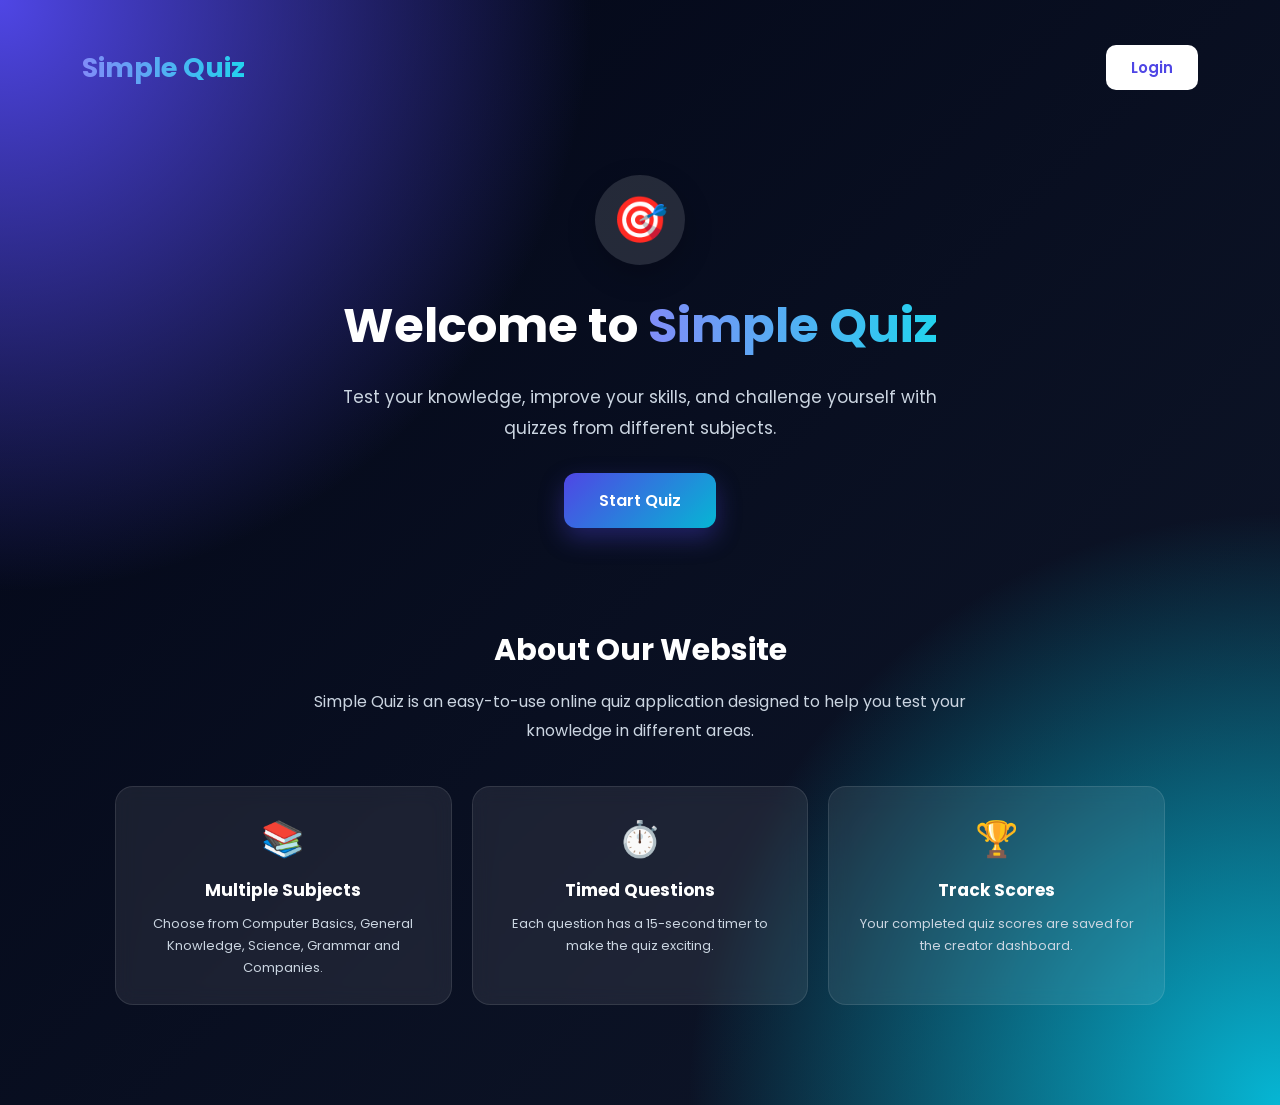
<file: index.html>
<!DOCTYPE html>
<html lang="en">

<head>
    <meta charset="UTF-8">
    <meta name="viewport" content="width=device-width, initial-scale=1.0">

    <title>Simple Quiz - Home</title>

    <link rel="stylesheet" href="style.css">
</head>

<body>

    <div class="home-page">

        <header class="home-header">

            <div class="logo">
                Simple Quiz
            </div>

            <button
                class="login-top-btn"
                onclick="window.location.href='login.html'">

                Login

            </button>

        </header>


        <main class="hero-section">

            <div class="hero-content">

                <div class="home-icon">
                    🎯
                </div>

                <h1>
                    Welcome to <span>Simple Quiz</span>
                </h1>

                <p>
                    Test your knowledge, improve your skills,
                    and challenge yourself with quizzes from
                    different subjects.
                </p>

                <button
                    class="start-btn"
                    onclick="window.location.href='login.html'">

                    Start Quiz

                </button>

            </div>


            <div class="about-section">

                <h2>About Our Website</h2>

                <p>
                    Simple Quiz is an easy-to-use online quiz
                    application designed to help you test your
                    knowledge in different areas.
                </p>

                <div class="features">

                    <div class="feature-card">
                        <div>📚</div>
                        <h3>Multiple Subjects</h3>
                        <p>
                            Choose from Computer Basics,
                            General Knowledge, Science,
                            Grammar and Companies.
                        </p>
                    </div>


                    <div class="feature-card">
                        <div>⏱️</div>
                        <h3>Timed Questions</h3>
                        <p>
                            Each question has a 15-second
                            timer to make the quiz exciting.
                        </p>
                    </div>


                    <div class="feature-card">
                        <div>🏆</div>
                        <h3>Track Scores</h3>
                        <p>
                            Your completed quiz scores are
                            saved for the creator dashboard.
                        </p>
                    </div>

                </div>

            </div>

        </main>

    </div>

</body>

</html>
</file>
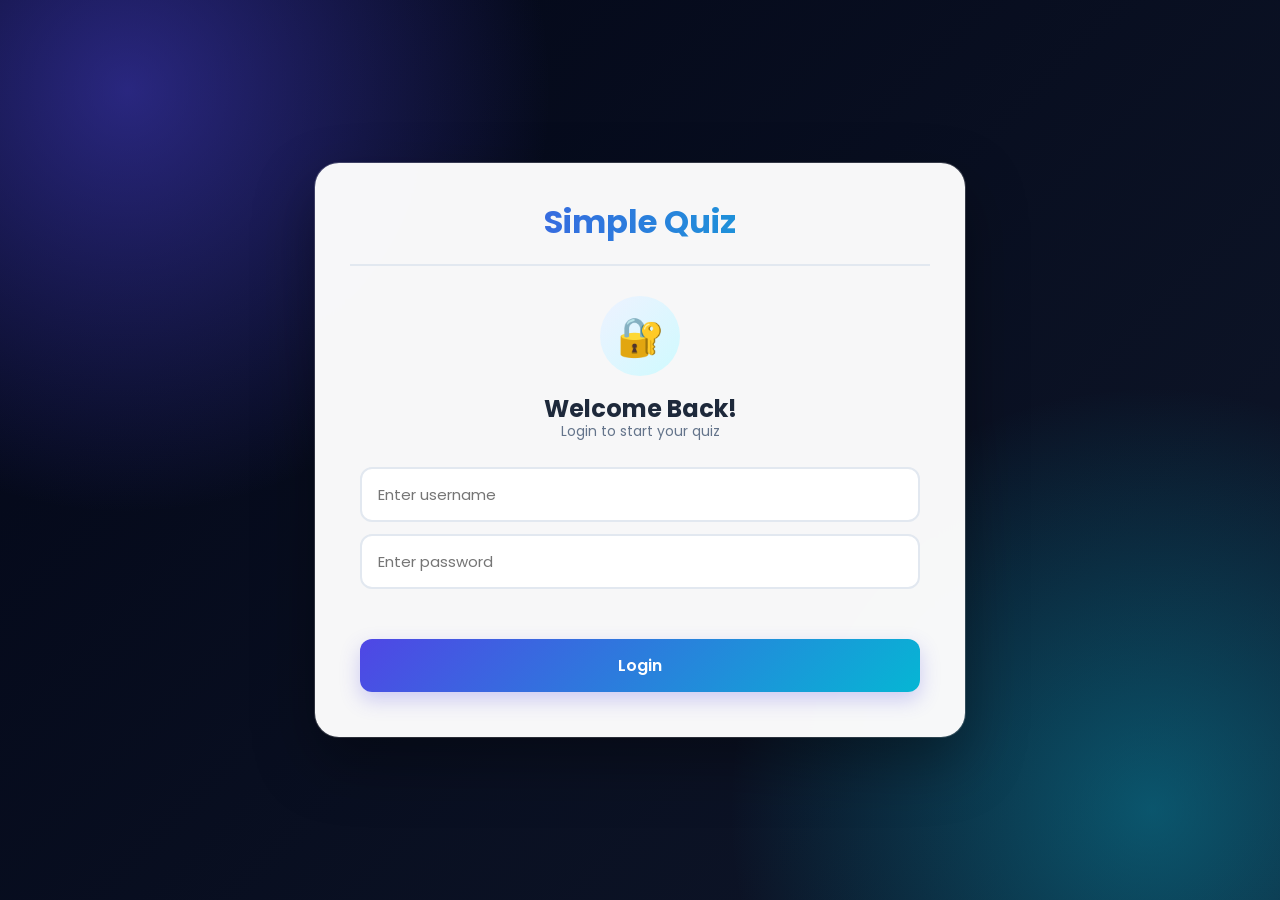
<file: Quiz App/index.html>
<!DOCTYPE html>
<html lang="en">

<head>
    <meta charset="UTF-8">

    <meta
        name="viewport"
        content="width=device-width, initial-scale=1.0"
    >

    <meta
        name="theme-color"
        content="#4f46e5"
    >

    <title>Simple Quiz - Login</title>

    <link rel="stylesheet" href="style.css">
</head>

<body>

    <main class="app">

        <h1>Simple Quiz</h1>

        <div id="login-container">

            <div class="login-icon">
                🔐
            </div>

            <h2>Welcome Back!</h2>

            <p class="subtitle">
                Login to start your quiz
            </p>

            <input
                type="text"
                id="username"
                placeholder="Enter username"
                autocomplete="username"
            >

            <input
                type="password"
                id="password"
                placeholder="Enter password"
                autocomplete="current-password"
            >

            <p id="login-error"></p>

            <button id="login-btn">
                Login
            </button>

        </div>

    </main>

    <script src="scripts.js"></script>

</body>

</html>
</file>
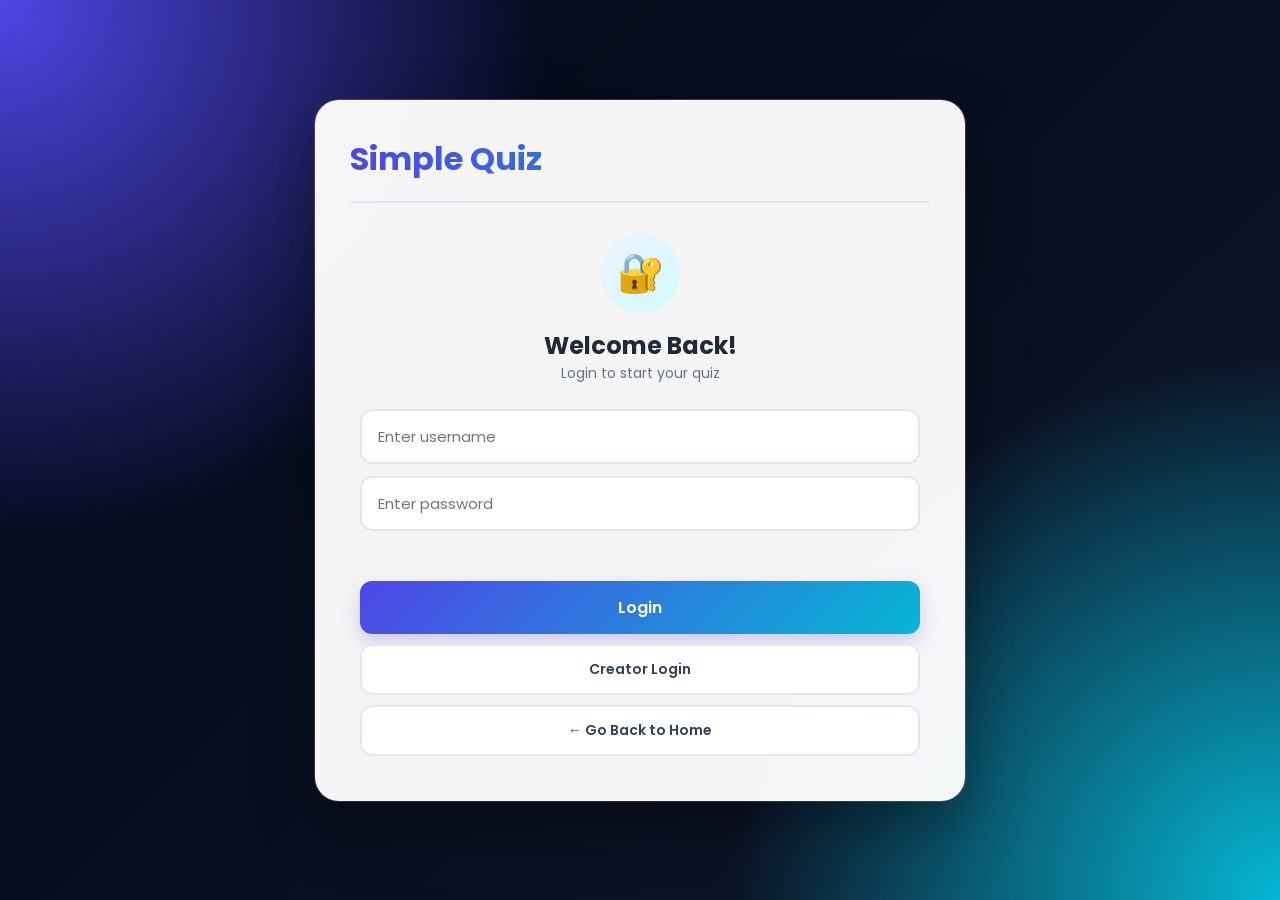
<file: login.html>
<!DOCTYPE html>
<html lang="en">

<head>

    <meta charset="UTF-8">

    <meta name="viewport"
        content="width=device-width, initial-scale=1.0">

    <title>Simple Quiz - Login</title>

    <link rel="stylesheet" href="style.css">

</head>

<body>

    <div class="app">

        <h1>Simple Quiz</h1>


        <div id="login-container">

            <div class="login-icon">
                🔐
            </div>

            <h2>Welcome Back!</h2>

            <p class="subtitle">
                Login to start your quiz
            </p>


            <input
                type="text"
                id="username"
                placeholder="Enter username"
                autocomplete="username"
            >


            <input
                type="password"
                id="password"
                placeholder="Enter password"
                autocomplete="current-password"
            >


            <p id="login-error"></p>


            <button id="login-btn">
                Login
            </button>


            <button id="creator-btn">
                Creator Login
            </button>


            <button
                id="home-btn"
                onclick="window.location.href='index.html'">

                ← Go Back to Home

            </button>

        </div>

    </div>


    <script src="scripts.js"></script>

</body>

</html>
</file>
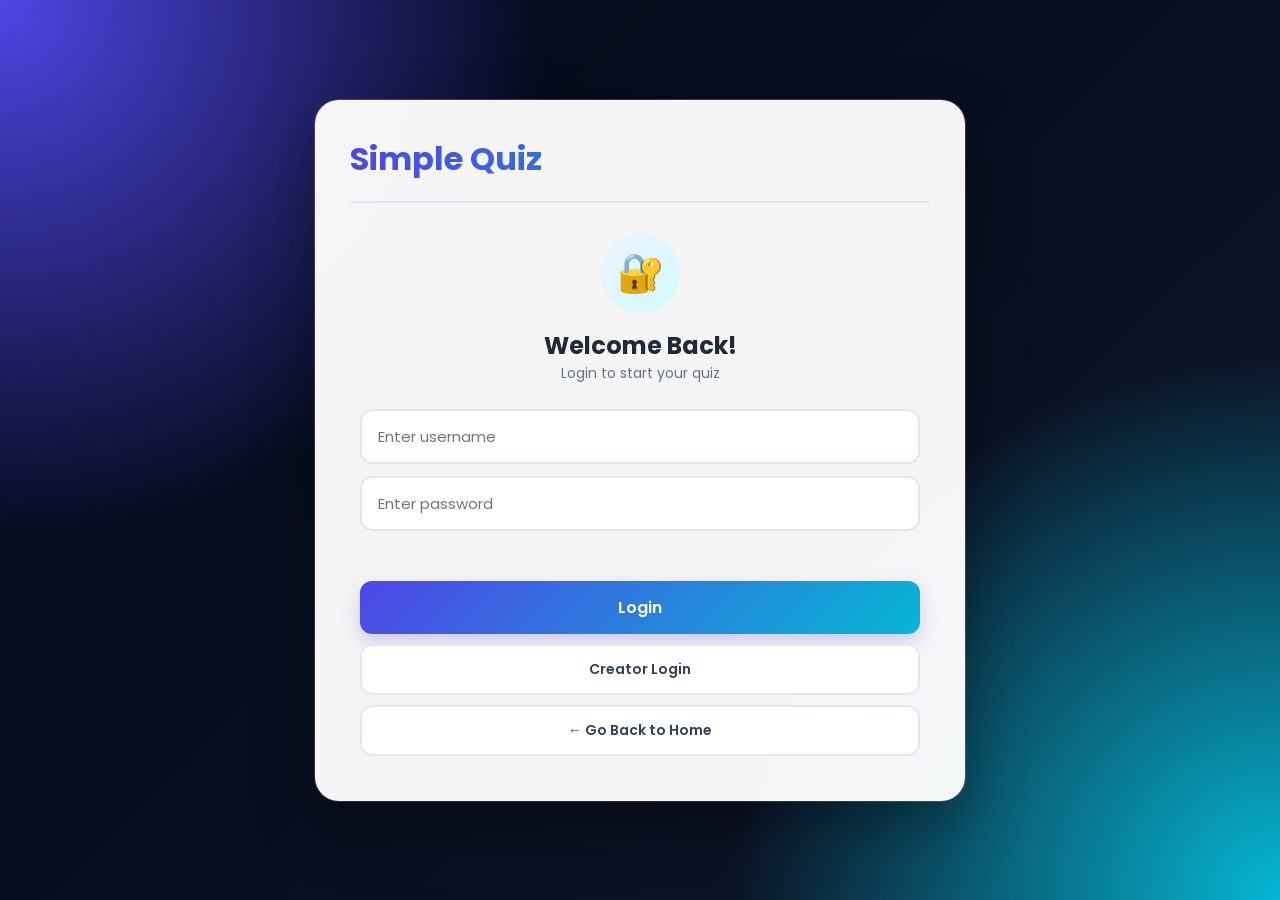
<file: quiz.html>
<!DOCTYPE html>
<html lang="en">

<head>

    <meta charset="UTF-8">

    <meta name="viewport"
        content="width=device-width, initial-scale=1.0">

    <title>Simple Quiz - Quiz</title>

    <link rel="stylesheet" href="style.css">

</head>

<body>

    <div class="app">

        <h1>Simple Quiz</h1>


        <div class="quiz">

            <div class="quiz-top">

                <span id="subject-name">
                    Quiz
                </span>

                <div id="timer">
                    ⏱ Time: 15
                </div>

            </div>


            <h2 id="question">
                Question goes here
            </h2>


            <div id="answer-buttons"></div>


            <button id="next-btn">
                Next
            </button>


            <button id="back-subject-btn">
                ← Back to Subjects
            </button>

        </div>

    </div>


    <script src="scripts.js"></script>

</body>

</html>
</file>
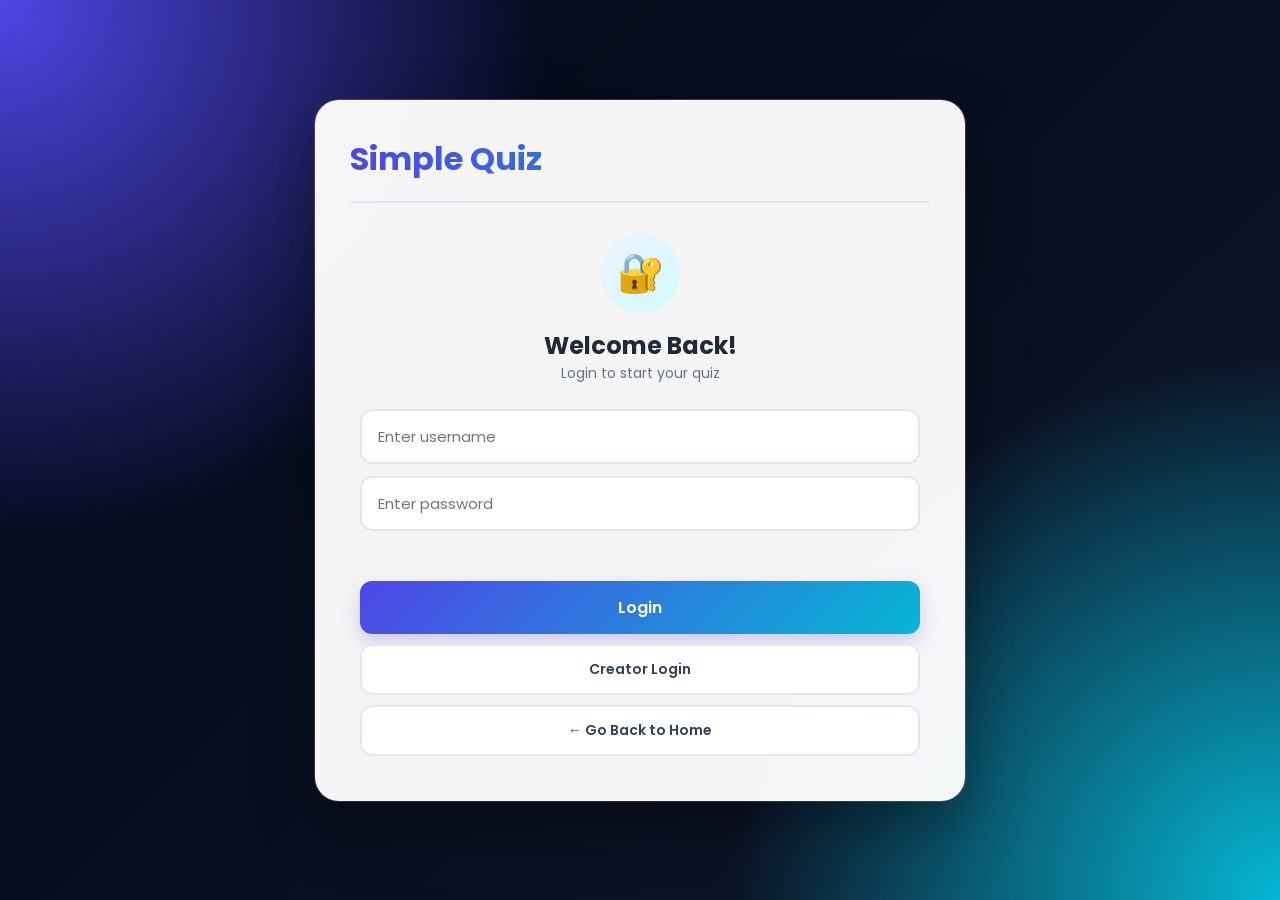
<file: subjects.html>
<!DOCTYPE html>
<html lang="en">

<head>

    <meta charset="UTF-8">

    <meta name="viewport"
        content="width=device-width, initial-scale=1.0">

    <title>Simple Quiz - Subjects</title>

    <link rel="stylesheet" href="style.css">

</head>

<body>

    <div class="app">

        <h1>Simple Quiz</h1>


        <div id="subject-container">

            <div class="subject-header">

                <div class="subject-icon">
                    🎯
                </div>

                <h2>
                    Select a Subject
                </h2>

                <p class="subtitle">
                    Choose a category and test your knowledge!
                </p>

            </div>


            <div id="subjects-list"></div>


            <button id="logout-btn">
                Logout
            </button>

        </div>

    </div>


    <script src="scripts.js"></script>

</body>

</html>
</file>
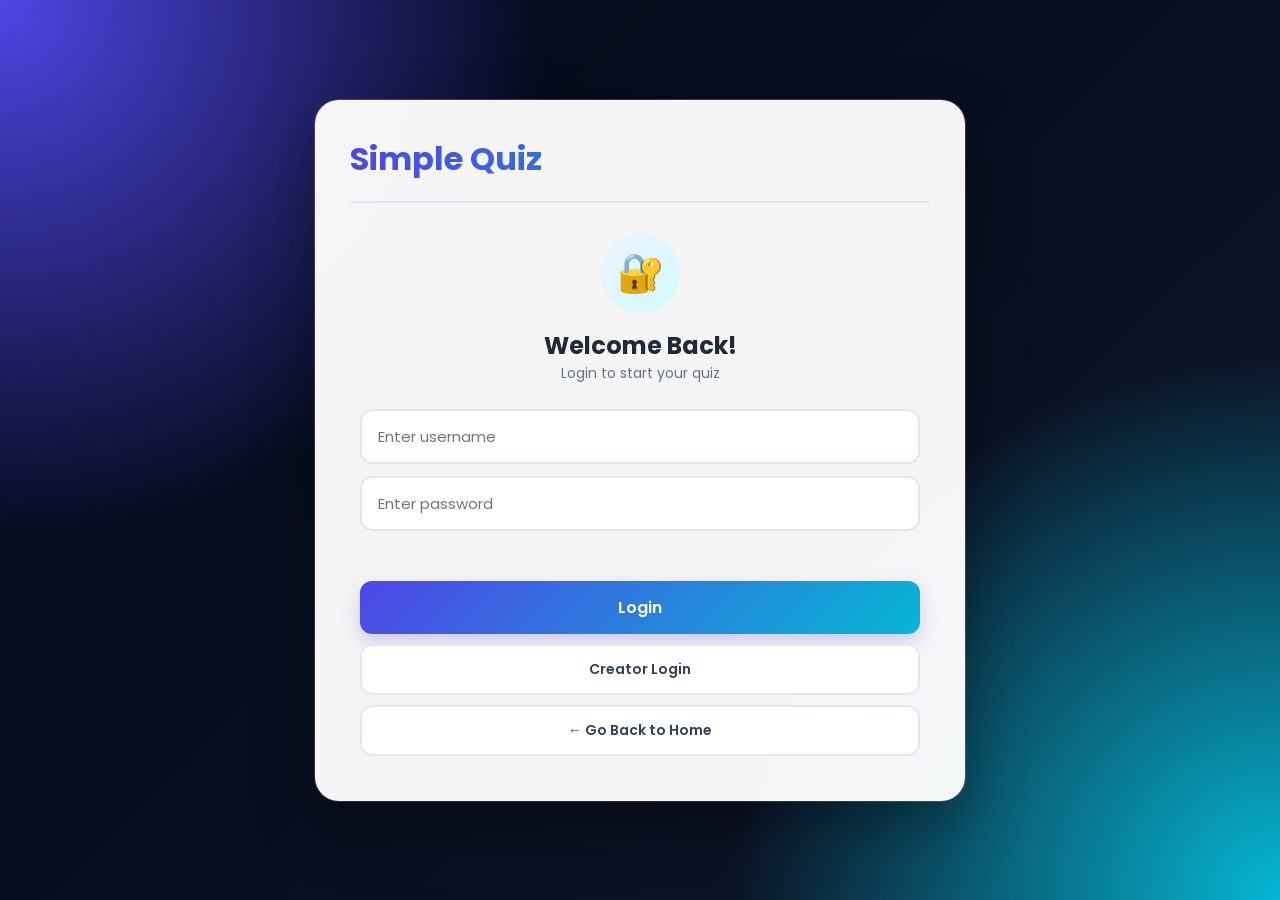
<file: users.html>
<!DOCTYPE html>
<html lang="en">

<head>

    <meta charset="UTF-8">

    <meta name="viewport"
        content="width=device-width, initial-scale=1.0">

    <title>Simple Quiz - Results</title>

    <link rel="stylesheet" href="style.css">

</head>

<body>

    <div class="app">

        <h1>
            Quiz Results
        </h1>

        <p class="subtitle">
            Creator Dashboard
        </p>


        <div id="results-list"></div>


        <button
            id="creator-logout-btn"
            class="subject-btn">

            Logout Creator

        </button>

    </div>


    <script src="scripts.js"></script>

</body>

</html>
</file>
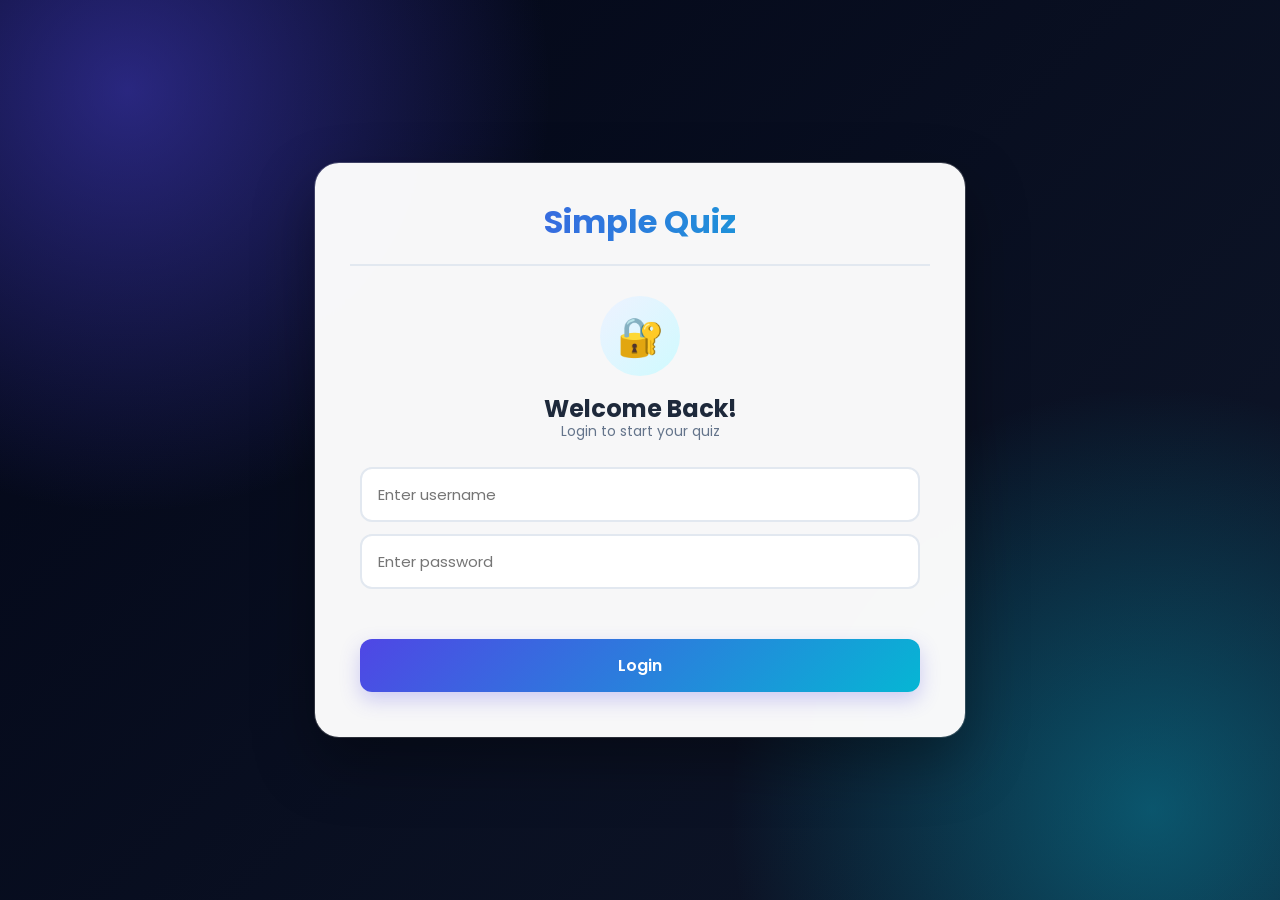
<file: Quiz App/quiz.html>
<!DOCTYPE html>
<html lang="en">

<head>

    <meta charset="UTF-8">

    <meta
        name="viewport"
        content="width=device-width, initial-scale=1.0"
    >

    <meta
        name="theme-color"
        content="#4f46e5"
    >

    <title>Simple Quiz - Quiz</title>

    <link rel="stylesheet" href="style.css">

</head>

<body>

    <main class="app">

        <h1>Simple Quiz</h1>

        <div class="quiz">

            <div class="quiz-top">

                <span id="subject-name">
                    Quiz
                </span>

                <div id="timer">
                    ⏱ 15 sec
                </div>

            </div>

            <h2 id="question">
                Question goes here
            </h2>

            <div id="answer-buttons"></div>

            <button id="next-btn">
                Next
            </button>

            <button id="back-subject-btn">
                Back to Subjects
            </button>

        </div>

    </main>

    <script src="scripts.js"></script>

</body>

</html>
</file>
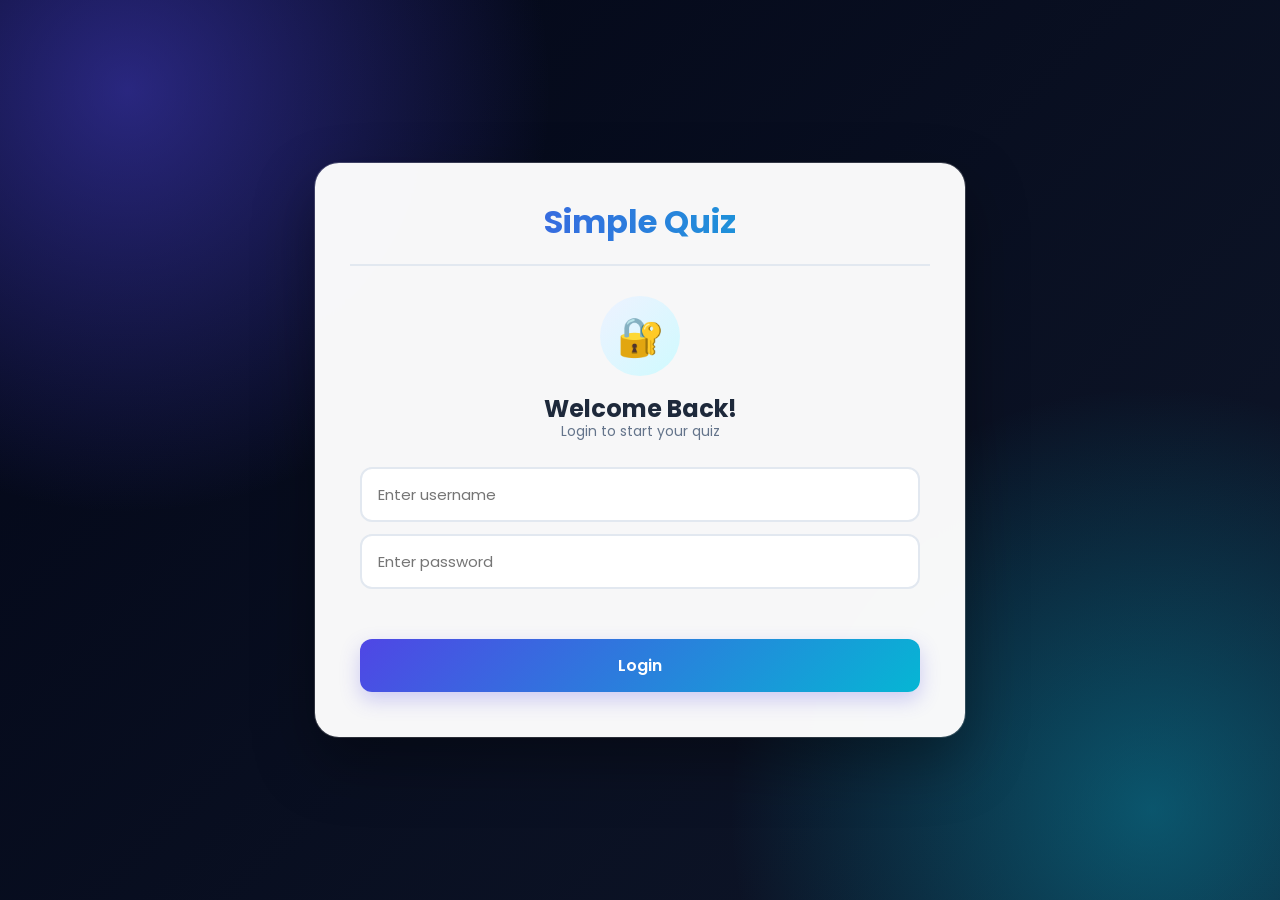
<file: Quiz App/subjects.html>
<!DOCTYPE html>
<html lang="en">

<head>

    <meta charset="UTF-8">

    <meta
        name="viewport"
        content="width=device-width, initial-scale=1.0"
    >

    <meta
        name="theme-color"
        content="#4f46e5"
    >

    <title>Simple Quiz - Subjects</title>

    <link rel="stylesheet" href="style.css">

</head>

<body>

    <main class="app">

        <h1>Simple Quiz</h1>

        <div id="subject-container">

            <div class="subject-header">

                <div class="subject-icon">
                    🎯
                </div>

                <h2>Select a Subject</h2>

                <p class="subtitle">
                    Choose a category and test your knowledge!
                </p>

            </div>

            <div id="subjects-list"></div>

            <button id="logout-btn">
                Logout
            </button>

        </div>

    </main>

    <script src="scripts.js"></script>

</body>

</html>
</file>
<file: style.css>
@import url('https://fonts.googleapis.com/css2?family=Poppins:wght@400;500;600;700&display=swap');


* {
    margin: 0;
    padding: 0;
    box-sizing: border-box;

    font-family: 'Poppins', sans-serif;
}


body {
    min-height: 100vh;

    display: flex;
    justify-content: center;
    align-items: center;

    padding: 20px;

    background:
        radial-gradient(
            circle at top left,
            #4f46e5 0%,
            transparent 35%
        ),

        radial-gradient(
            circle at bottom right,
            #06b6d4 0%,
            transparent 35%
        ),

        linear-gradient(
            135deg,
            #020617,
            #0f172a
        );

    color: #1e293b;
}


/* ======================================================
   MAIN APP
====================================================== */

.app {

    background: rgba(
        255,
        255,
        255,
        0.96
    );

    width: 100%;

    max-width: 650px;

    padding: 35px;

    border-radius: 24px;

    box-shadow:
        0 25px 60px rgba(
            0,
            0,
            0,
            0.35
        ),

        0 0 0 1px rgba(
            255,
            255,
            255,
            0.2
        );

    backdrop-filter: blur(15px);

    animation: appAppear 0.6s ease;
}


@keyframes appAppear {

    from {

        opacity: 0;

        transform:
            translateY(25px)
            scale(0.97);

    }

    to {

        opacity: 1;

        transform:
            translateY(0)
            scale(1);

    }

}


/* ======================================================
   HEADER
====================================================== */

.app h1 {

    font-size: 32px;

    font-weight: 700;

    background:
        linear-gradient(
            90deg,
            #4f46e5,
            #06b6d4
        );

    background-clip: text;

    -webkit-background-clip: text;

    -webkit-text-fill-color: transparent;

    padding-bottom: 18px;

    border-bottom:
        2px solid #e2e8f0;
}


/* ======================================================
   HOME PAGE
====================================================== */

.home-page {

    width: 100%;

    min-height: 100vh;

    color: white;
}


/* HOME HEADER */

.home-header {

    width: 100%;

    padding: 25px 5%;

    display: flex;

    justify-content: space-between;

    align-items: center;
}


.logo {

    font-size: 27px;

    font-weight: 700;

    background:
        linear-gradient(
            90deg,
            #818cf8,
            #22d3ee
        );

    background-clip: text;

    -webkit-background-clip: text;

    -webkit-text-fill-color: transparent;
}


.login-top-btn {

    border: none;

    padding: 11px 25px;

    border-radius: 10px;

    background: white;

    color: #4f46e5;

    font-size: 15px;

    font-weight: 600;

    cursor: pointer;

    transition: 0.25s;
}


.login-top-btn:hover {

    transform: translateY(-2px);

    box-shadow:
        0 8px 20px
        rgba(0, 0, 0, 0.25);
}


/* HERO */

.hero-section {

    max-width: 1100px;

    margin: auto;

    padding:
        60px 25px
        80px;

    text-align: center;
}


.hero-content {

    max-width: 750px;

    margin: auto;
}


.home-icon {

    width: 90px;

    height: 90px;

    display: flex;

    align-items: center;

    justify-content: center;

    margin: 0 auto 25px;

    border-radius: 50%;

    background:
        rgba(
            255,
            255,
            255,
            0.12
        );

    font-size: 45px;

    box-shadow:
        0 10px 30px
        rgba(0, 0, 0, 0.2);
}


.hero-content h1 {

    font-size: 48px;

    margin-bottom: 20px;
}


.hero-content h1 span {

    background:
        linear-gradient(
            90deg,
            #818cf8,
            #22d3ee
        );

    background-clip: text;

    -webkit-background-clip: text;

    -webkit-text-fill-color: transparent;
}


.hero-content > p {

    color: #cbd5e1;

    line-height: 1.8;

    font-size: 17px;

    max-width: 650px;

    margin:
        0 auto
        30px;
}


.start-btn {

    border: none;

    padding:
        15px 35px;

    border-radius: 12px;

    color: white;

    background:
        linear-gradient(
            135deg,
            #4f46e5,
            #06b6d4
        );

    font-size: 16px;

    font-weight: 600;

    cursor: pointer;

    box-shadow:
        0 10px 25px
        rgba(
            79,
            70,
            229,
            0.35
        );

    transition: 0.25s;
}


.start-btn:hover {

    transform:
        translateY(-3px);

    box-shadow:
        0 15px 30px
        rgba(
            79,
            70,
            229,
            0.45
        );
}


/* ======================================================
   ABOUT
====================================================== */

.about-section {

    margin-top: 100px;
}


.about-section h2 {

    font-size: 30px;

    margin-bottom: 15px;
}


.about-section > p {

    color: #cbd5e1;

    max-width: 700px;

    margin:
        0 auto 40px;

    line-height: 1.8;
}


.features {

    display: grid;

    grid-template-columns:
        repeat(
            3,
            1fr
        );

    gap: 20px;
}


.feature-card {

    padding: 25px;

    border-radius: 18px;

    background:
        rgba(
            255,
            255,
            255,
            0.08
        );

    border:
        1px solid
        rgba(
            255,
            255,
            255,
            0.1
        );

    backdrop-filter: blur(10px);

    transition: 0.25s;
}


.feature-card:hover {

    transform:
        translateY(-5px);

    background:
        rgba(
            255,
            255,
            255,
            0.12
        );
}


.feature-card > div {

    font-size: 35px;

    margin-bottom: 12px;
}


.feature-card h3 {

    font-size: 17px;

    margin-bottom: 10px;
}


.feature-card p {

    color: #cbd5e1;

    font-size: 13px;

    line-height: 1.7;
}


/* ======================================================
   LOGIN
====================================================== */

#login-container {

    padding:
        30px 10px 10px;

    text-align: center;
}


.login-icon {

    width: 80px;

    height: 80px;

    display: flex;

    align-items: center;

    justify-content: center;

    margin:
        0 auto 15px;

    border-radius: 50%;

    background:
        linear-gradient(
            135deg,
            #eef2ff,
            #cffafe
        );

    font-size: 38px;

    animation:
        loginAppear
        0.6s ease;
}


@keyframes loginAppear {

    from {

        opacity: 0;

        transform:
            scale(0.8);

    }

    to {

        opacity: 1;

        transform:
            scale(1);

    }

}


#login-container h2 {

    color: #1e293b;

    font-size: 24px;

    margin-bottom: 5px;
}


.subtitle {

    text-align: center;

    color: #64748b;

    font-size: 14px;

    margin-top: -5px;

    margin-bottom: 25px;
}


#username,
#password {

    display: block;

    width: 100%;

    padding:
        14px 16px;

    margin:
        12px 0;

    border:
        2px solid #e2e8f0;

    border-radius: 12px;

    outline: none;

    font-size: 15px;

    color: #334155;

    transition: 0.25s ease;
}


#username:focus,
#password:focus {

    border-color:
        #6366f1;

    box-shadow:
        0 0 0 4px
        rgba(
            99,
            102,
            241,
            0.10
        );
}


#login-btn {

    width: 100%;

    border: none;

    border-radius: 12px;

    padding: 14px;

    margin-top: 10px;

    color: white;

    font-size: 16px;

    font-weight: 600;

    cursor: pointer;

    background:
        linear-gradient(
            135deg,
            #4f46e5,
            #06b6d4
        );

    box-shadow:
        0 8px 20px
        rgba(
            79,
            70,
            229,
            0.25
        );

    transition: 0.25s ease;
}


#login-btn:hover {

    transform:
        translateY(-2px);

    box-shadow:
        0 12px 25px
        rgba(
            79,
            70,
            229,
            0.35
        );
}


#creator-btn,
#home-btn {

    width: 100%;

    border:
        2px solid #e2e8f0;

    border-radius: 12px;

    padding: 13px;

    margin-top: 10px;

    background: white;

    color: #334155;

    font-size: 14px;

    font-weight: 600;

    cursor: pointer;

    transition: 0.25s;
}


#creator-btn:hover {

    border-color:
        #06b6d4;

    color:
        #0891b2;

    background:
        #ecfeff;
}


#home-btn:hover {

    border-color:
        #6366f1;

    color:
        #4f46e5;

    background:
        #f5f7ff;
}


#login-error {

    min-height: 20px;

    color: #dc2626;

    font-size: 13px;

    margin: 8px 0;
}


/* ======================================================
   SUBJECT SELECTION
====================================================== */

#subject-container {

    padding:
        25px 0 5px;
}


#subject-container h2 {

    text-align: center;

    font-size: 20px;

    font-weight: 600;

    color: #334155;

    margin-bottom: 25px;
}


.subject-icon {

    text-align: center;

    font-size: 40px;

    margin-bottom: 8px;
}


.subject-btn {

    position: relative;

    display: block;

    width: 100%;

    border: none;

    border-radius: 14px;

    padding:
        17px 20px;

    margin:
        14px 0;

    font-size: 16px;

    font-weight: 600;

    color: white;

    background:
        linear-gradient(
            135deg,
            #4f46e5,
            #06b6d4
        );

    cursor: pointer;

    box-shadow:
        0 8px 20px
        rgba(
            79,
            70,
            229,
            0.25
        );

    transition:
        all 0.25s ease;
}


.subject-btn:hover {

    transform:
        translateY(-3px);

    box-shadow:
        0 12px 25px
        rgba(
            79,
            70,
            229,
            0.35
        );
}


.subject-btn:active {

    transform:
        scale(0.98);
}


/* ======================================================
   LOGOUT
====================================================== */

#logout-btn {

    width: 100%;

    border:
        2px solid #e2e8f0;

    border-radius: 12px;

    padding: 12px;

    margin-top: 10px;

    background: white;

    color: #475569;

    font-size: 14px;

    font-weight: 600;

    cursor: pointer;

    transition: 0.25s ease;
}


#logout-btn:hover {

    border-color:
        #6366f1;

    color:
        #4f46e5;
}


/* ======================================================
   QUIZ
====================================================== */

.quiz {

    padding:
        25px 0 5px;
}


.quiz-top {

    display: flex;

    align-items: center;

    justify-content: space-between;

    color: #4f46e5;

    font-weight: 600;
}


.quiz h2 {

    font-size: 20px;

    line-height: 1.5;

    color: #1e293b;

    margin:
        18px 0 20px;
}


/* TIMER */

#timer {

    display: inline-flex;

    align-items: center;

    padding:
        7px 14px;

    border-radius: 50px;

    background:
        #eef2ff;

    color:
        #4f46e5;

    font-size: 14px;

    font-weight: 600;

    box-shadow:
        inset
        0 0 0 1px
        #c7d2fe;
}


/* ANSWERS */

.btn {

    display: block;

    width: 100%;

    background: #ffffff;

    color: #334155;

    font-size: 15px;

    font-weight: 500;

    border:
        2px solid #e2e8f0;

    padding:
        14px 16px;

    margin:
        12px 0;

    text-align: left;

    border-radius: 12px;

    cursor: pointer;

    transition:
        all 0.25s ease;
}


.btn:hover:not([disabled]) {

    border-color:
        #6366f1;

    background:
        #f5f7ff;

    transform:
        translateX(5px);
}


.btn:disabled {

    cursor:
        not-allowed;
}


.btn.correct {

    background:
        #dcfce7;

    color:
        #166534;

    border-color:
        #22c55e;
}


.btn.incorrect {

    background:
        #fee2e2;

    color:
        #991b1b;

    border-color:
        #ef4444;
}


/* NEXT */

#next-btn {

    background:
        linear-gradient(
            135deg,
            #4f46e5,
            #06b6d4
        );

    color: white;

    font-size: 15px;

    font-weight: 600;

    width: 150px;

    border: none;

    padding: 13px;

    margin:
        25px auto 0;

    border-radius: 12px;

    cursor: pointer;

    display: none;

    box-shadow:
        0 8px 20px
        rgba(
            79,
            70,
            229,
            0.3
        );

    transition: 0.25s;
}


#next-btn:hover {

    transform:
        translateY(-2px);
}


/* BACK BUTTON */

#back-subject-btn {

    display: block;

    margin:
        15px auto 0;

    padding:
        12px 22px;

    border: none;

    border-radius: 12px;

    background:
        linear-gradient(
            135deg,
            #64748b,
            #475569
        );

    color: white;

    font-size: 14px;

    font-weight: 600;

    cursor: pointer;

    transition:
        all 0.25s ease;
}


#back-subject-btn:hover {

    transform:
        translateY(-2px);
}


/* ======================================================
   SCORE
====================================================== */

.score-card {

    text-align: center;

    padding:
        25px 10px;
}


.score-icon {

    width: 80px;

    height: 80px;

    display: flex;

    justify-content: center;

    align-items: center;

    margin:
        0 auto 15px;

    border-radius: 50%;

    background:
        linear-gradient(
            135deg,
            #eef2ff,
            #cffafe
        );

    font-size: 40px;
}


.score-card h2 {

    text-align: center;

    font-size: 22px;

    margin:
        10px 0;

    color:
        #1e293b;
}


.score-number {

    font-size: 55px;

    font-weight: 700;

    background:
        linear-gradient(
            90deg,
            #4f46e5,
            #06b6d4
        );

    background-clip:
        text;

    -webkit-background-clip:
        text;

    -webkit-text-fill-color:
        transparent;

    margin:
        10px 0;
}


.score-number span {

    font-size: 25px;

    color:
        #94a3b8;

    -webkit-text-fill-color:
        #94a3b8;
}


.score-card p {

    color:
        #64748b;

    font-size: 14px;
}


/* ======================================================
   CREATOR RESULTS
====================================================== */

.user-card {

    background:
        #ffffff;

    border:
        2px solid #e2e8f0;

    border-radius:
        14px;

    padding:
        18px;

    margin:
        15px 0;

    box-shadow:
        0 5px 15px
        rgba(
            0,
            0,
            0,
            0.08
        );

    transition:
        0.25s ease;
}


.user-card:hover {

    transform:
        translateY(-2px);

    box-shadow:
        0 8px 20px
        rgba(
            0,
            0,
            0,
            0.12
        );
}


.user-card h3 {

    color:
        #4f46e5;

    margin-bottom:
        10px;

    font-size:
        18px;
}


.user-card p {

    color:
        #475569;

    margin:
        6px 0;

    font-size:
        14px;
}


/* ======================================================
   MOBILE
====================================================== */

@media (max-width: 700px) {

    body {
        padding: 12px;
    }


    .app {

        padding:
            24px 20px;

        border-radius:
            20px;
    }


    .app h1 {

        font-size:
            26px;
    }


    .hero-content h1 {

        font-size:
            34px;
    }


    .features {

        grid-template-columns:
            1fr;
    }


    .home-header {

        padding:
            20px 15px;
    }


    .logo {

        font-size:
            22px;
    }


    .hero-section {

        padding:
            40px 15px;
    }


    .about-section {

        margin-top:
            70px;
    }


    .quiz h2 {

        font-size:
            18px;
    }


    .btn {

        padding:
            13px;

        font-size:
            14px;
    }


    .subject-btn {

        padding:
            15px;
    }

}
</file>
<file: Quiz App/style.css>
@import url('https://fonts.googleapis.com/css2?family=Poppins:wght@400;500;600;700&display=swap');

* {
    margin: 0;
    padding: 0;
    box-sizing: border-box;
}

html {
    scroll-behavior: smooth;
}

body {
    min-height: 100vh;

    display: flex;
    justify-content: center;
    align-items: center;

    padding: 20px;

    font-family: 'Poppins', sans-serif;

    background:
        radial-gradient(
            circle at 10% 10%,
            rgba(79, 70, 229, 0.5),
            transparent 30%
        ),
        radial-gradient(
            circle at 90% 90%,
            rgba(6, 182, 212, 0.4),
            transparent 30%
        ),
        linear-gradient(
            135deg,
            #020617,
            #0f172a
        );

    color: #1e293b;
}


/* ======================================================
   MAIN APP
====================================================== */

.app {
    width: 100%;
    max-width: 650px;

    padding: 35px;

    background: rgba(255, 255, 255, 0.97);

    border-radius: 24px;

    box-shadow:
        0 25px 60px rgba(0, 0, 0, 0.35),
        0 0 0 1px rgba(255, 255, 255, 0.2);

    backdrop-filter: blur(15px);

    animation: appAppear 0.6s ease;
}

@keyframes appAppear {

    from {
        opacity: 0;
        transform: translateY(25px) scale(0.97);
    }

    to {
        opacity: 1;
        transform: translateY(0) scale(1);
    }
}


/* ======================================================
   HEADER
====================================================== */

.app h1 {
    font-size: 32px;
    font-weight: 700;

    text-align: center;

    background: linear-gradient(
        90deg,
        #4f46e5,
        #06b6d4
    );

    background-clip: text;
    -webkit-background-clip: text;
    -webkit-text-fill-color: transparent;

    padding-bottom: 18px;

    border-bottom: 2px solid #e2e8f0;
}


/* ======================================================
   SUBTITLE
====================================================== */

.subtitle {
    text-align: center;

    color: #64748b;

    font-size: 14px;

    margin-top: -10px;
    margin-bottom: 25px;
}


/* ======================================================
   LOGIN
====================================================== */

#login-container {
    padding: 30px 10px 10px;

    text-align: center;
}

.login-icon {
    width: 80px;
    height: 80px;

    display: flex;
    align-items: center;
    justify-content: center;

    margin: 0 auto 15px;

    border-radius: 50%;

    background: linear-gradient(
        135deg,
        #eef2ff,
        #cffafe
    );

    font-size: 38px;

    animation: loginAppear 0.6s ease;
}

@keyframes loginAppear {

    from {
        opacity: 0;
        transform: scale(0.8);
    }

    to {
        opacity: 1;
        transform: scale(1);
    }
}

#login-container h2 {
    color: #1e293b;

    font-size: 24px;

    margin-bottom: 5px;
}

#username,
#password {
    display: block;

    width: 100%;

    padding: 14px 16px;

    margin: 12px 0;

    border: 2px solid #e2e8f0;

    border-radius: 12px;

    outline: none;

    font-family: inherit;

    font-size: 15px;

    color: #334155;

    transition: 0.25s ease;
}

#username:focus,
#password:focus {
    border-color: #6366f1;

    box-shadow:
        0 0 0 4px rgba(99, 102, 241, 0.1);
}

#login-btn {
    width: 100%;

    border: none;

    border-radius: 12px;

    padding: 14px;

    margin-top: 10px;

    color: white;

    font-family: inherit;

    font-size: 16px;

    font-weight: 600;

    cursor: pointer;

    background: linear-gradient(
        135deg,
        #4f46e5,
        #06b6d4
    );

    box-shadow:
        0 8px 20px rgba(79, 70, 229, 0.25);

    transition: 0.25s ease;
}

#login-btn:hover {
    transform: translateY(-2px);

    box-shadow:
        0 12px 25px rgba(79, 70, 229, 0.35);
}

#login-btn:active {
    transform: scale(0.98);
}

#login-error {
    min-height: 20px;

    color: #dc2626;

    font-size: 13px;

    margin: 8px 0;
}


/* ======================================================
   SUBJECTS
====================================================== */

#subject-container {
    padding: 25px 0 5px;
}

.subject-header {
    text-align: center;
}

.subject-icon {
    width: 75px;
    height: 75px;

    display: flex;
    align-items: center;
    justify-content: center;

    margin: 0 auto 15px;

    border-radius: 50%;

    background: linear-gradient(
        135deg,
        #eef2ff,
        #cffafe
    );

    font-size: 36px;
}

#subject-container h2 {
    font-size: 22px;

    color: #334155;

    margin-bottom: 10px;
}

.subject-btn {
    position: relative;

    display: block;

    width: 100%;

    border: none;

    border-radius: 14px;

    padding: 17px 20px;

    margin: 14px 0;

    font-family: inherit;

    font-size: 16px;

    font-weight: 600;

    text-align: left;

    color: white;

    background: linear-gradient(
        135deg,
        #4f46e5,
        #06b6d4
    );

    cursor: pointer;

    box-shadow:
        0 8px 20px rgba(79, 70, 229, 0.25);

    transition: all 0.25s ease;
}

.subject-btn::after {
    content: "→";

    position: absolute;

    right: 20px;

    font-size: 20px;

    opacity: 0;

    transition: 0.25s;
}

.subject-btn:hover {
    transform: translateY(-3px);

    box-shadow:
        0 12px 25px rgba(79, 70, 229, 0.35);
}

.subject-btn:hover::after {
    opacity: 1;
}

.subject-btn:active {
    transform: scale(0.98);
}


/* ======================================================
   QUIZ
====================================================== */

.quiz {
    padding: 25px 0 5px;
}

.quiz-top {
    display: flex;

    align-items: center;

    justify-content: space-between;

    gap: 15px;

    margin-bottom: 15px;
}

#subject-name {
    color: #6366f1;

    font-size: 14px;

    font-weight: 700;

    background: #eef2ff;

    padding: 7px 12px;

    border-radius: 50px;
}

.quiz h2 {
    font-size: 20px;

    line-height: 1.5;

    color: #1e293b;

    margin: 18px 0 20px;
}


/* ======================================================
   TIMER
====================================================== */

#timer {
    display: inline-flex;

    align-items: center;

    justify-content: center;

    padding: 7px 14px;

    border-radius: 50px;

    background: #eef2ff;

    color: #4f46e5;

    font-size: 14px;

    font-weight: 600;

    white-space: nowrap;

    box-shadow:
        inset 0 0 0 1px #c7d2fe;

    transition: 0.3s;
}

.timer-warning {
    color: #dc2626 !important;

    background: #fee2e2 !important;

    box-shadow:
        inset 0 0 0 1px #fecaca !important;

    animation: timerPulse 0.8s infinite;
}

@keyframes timerPulse {

    50% {
        transform: scale(1.05);
    }
}


/* ======================================================
   ANSWERS
====================================================== */

#answer-buttons {
    display: flex;

    flex-direction: column;

    gap: 12px;
}

.btn {
    width: 100%;

    background: #ffffff;

    color: #334155;

    font-family: inherit;

    font-size: 15px;

    font-weight: 500;

    border: 2px solid #e2e8f0;

    padding: 14px 16px;

    text-align: left;

    border-radius: 12px;

    cursor: pointer;

    transition: all 0.25s ease;
}

.btn:hover:not(:disabled) {
    border-color: #6366f1;

    background: #f5f7ff;

    transform: translateX(5px);

    box-shadow:
        0 5px 15px rgba(99, 102, 241, 0.12);
}

.btn:active:not(:disabled) {
    transform: scale(0.99);
}

.btn:disabled {
    cursor: not-allowed;
}


/* ======================================================
   CORRECT / WRONG
====================================================== */

.btn.correct {
    background: #dcfce7;

    color: #166534;

    border-color: #22c55e;

    animation: correctAnswer 0.35s ease;
}

.btn.incorrect {
    background: #fee2e2;

    color: #991b1b;

    border-color: #ef4444;

    animation: wrongAnswer 0.35s ease;
}

@keyframes correctAnswer {

    0% {
        transform: scale(1);
    }

    50% {
        transform: scale(1.02);
    }

    100% {
        transform: scale(1);
    }
}

@keyframes wrongAnswer {

    0%,
    100% {
        transform: translateX(0);
    }

    25% {
        transform: translateX(-5px);
    }

    75% {
        transform: translateX(5px);
    }
}


/* ======================================================
   BUTTONS
====================================================== */

#next-btn,
#back-subject-btn {
    width: 100%;

    border: none;

    border-radius: 12px;

    padding: 13px;

    margin-top: 15px;

    font-family: inherit;

    font-size: 15px;

    font-weight: 600;

    cursor: pointer;

    transition: all 0.25s ease;
}

#next-btn {
    display: none;

    color: white;

    background: linear-gradient(
        135deg,
        #4f46e5,
        #06b6d4
    );

    box-shadow:
        0 8px 20px rgba(79, 70, 229, 0.3);
}

#next-btn:hover {
    transform: translateY(-2px);
}

#back-subject-btn {
    color: #475569;

    background: white;

    border: 2px solid #e2e8f0;
}

#back-subject-btn:hover {
    color: #4f46e5;

    border-color: #6366f1;
}


/* ======================================================
   LOGOUT
====================================================== */

#logout-btn {
    width: 100%;

    border: 2px solid #e2e8f0;

    border-radius: 12px;

    padding: 12px;

    margin-top: 20px;

    background: white;

    color: #475569;

    font-family: inherit;

    font-size: 14px;

    font-weight: 600;

    cursor: pointer;

    transition: 0.25s ease;
}

#logout-btn:hover {
    border-color: #6366f1;

    color: #4f46e5;
}


/* ======================================================
   SCORE CARD
====================================================== */

#question {
    text-align: left;
}

.score-card {
    text-align: center;

    padding: 25px 10px;
}

.score-icon {
    width: 80px;
    height: 80px;

    display: flex;

    justify-content: center;

    align-items: center;

    margin: 0 auto 15px;

    border-radius: 50%;

    background: linear-gradient(
        135deg,
        #eef2ff,
        #cffafe
    );

    font-size: 40px;

    animation: trophy 0.8s ease;
}

@keyframes trophy {

    0% {
        transform: scale(0);
    }

    70% {
        transform: scale(1.15);
    }

    100% {
        transform: scale(1);
    }
}

.score-card h2 {
    text-align: center;

    font-size: 22px;

    margin: 10px 0;

    color: #1e293b;
}

.score-number {
    font-size: 55px;

    font-weight: 700;

    background: linear-gradient(
        90deg,
        #4f46e5,
        #06b6d4
    );

    background-clip: text;

    -webkit-background-clip: text;

    -webkit-text-fill-color: transparent;

    margin: 10px 0;
}

.score-number span {
    font-size: 25px;

    color: #94a3b8;

    -webkit-text-fill-color: #94a3b8;
}

.score-card p {
    color: #64748b;

    font-size: 14px;
}


/* ======================================================
   TABLET
====================================================== */

@media (max-width: 768px) {

    body {
        padding: 15px;
    }

    .app {
        max-width: 600px;

        padding: 28px;
    }
}


/* ======================================================
   MOBILE
====================================================== */

@media (max-width: 600px) {

    body {
        min-height: 100dvh;

        padding: 10px;

        align-items: flex-start;
    }

    .app {
        width: 100%;

        margin: auto 0;

        padding: 22px 17px;

        border-radius: 20px;
    }

    .app h1 {
        font-size: 26px;

        padding-bottom: 14px;
    }

    .subtitle {
        font-size: 13px;

        margin-bottom: 20px;
    }

    #login-container {
        padding: 25px 3px 5px;
    }

    .login-icon,
    .subject-icon {
        width: 70px;
        height: 70px;

        font-size: 32px;
    }

    #login-container h2 {
        font-size: 21px;
    }

    #username,
    #password {
        padding: 13px;

        font-size: 14px;
    }

    .subject-btn {
        padding: 16px;

        font-size: 15px;

        margin: 12px 0;
    }

    .quiz {
        padding-top: 18px;
    }

    .quiz-top {
        align-items: flex-start;

        flex-direction: column;

        gap: 10px;
    }

    #subject-name {
        font-size: 12px;
    }

    #timer {
        font-size: 13px;

        padding: 7px 12px;
    }

    .quiz h2 {
        font-size: 18px;

        line-height: 1.45;

        margin: 15px 0;
    }

    .btn {
        padding: 13px;

        font-size: 14px;
    }

    #next-btn,
    #back-subject-btn {
        padding: 13px;
    }

    .score-card {
        padding: 20px 5px;
    }

    .score-icon {
        width: 70px;
        height: 70px;

        font-size: 34px;
    }

    .score-card h2 {
        font-size: 20px;
    }

    .score-number {
        font-size: 48px;
    }

    .score-number span {
        font-size: 22px;
    }
}


/* ======================================================
   VERY SMALL PHONES
====================================================== */

@media (max-width: 380px) {

    body {
        padding: 7px;
    }

    .app {
        padding: 18px 14px;

        border-radius: 17px;
    }

    .app h1 {
        font-size: 23px;
    }

    .quiz h2 {
        font-size: 17px;
    }

    .btn {
        font-size: 13px;

        padding: 12px;
    }

    .subject-btn {
        font-size: 14px;
    }
}
</file>
